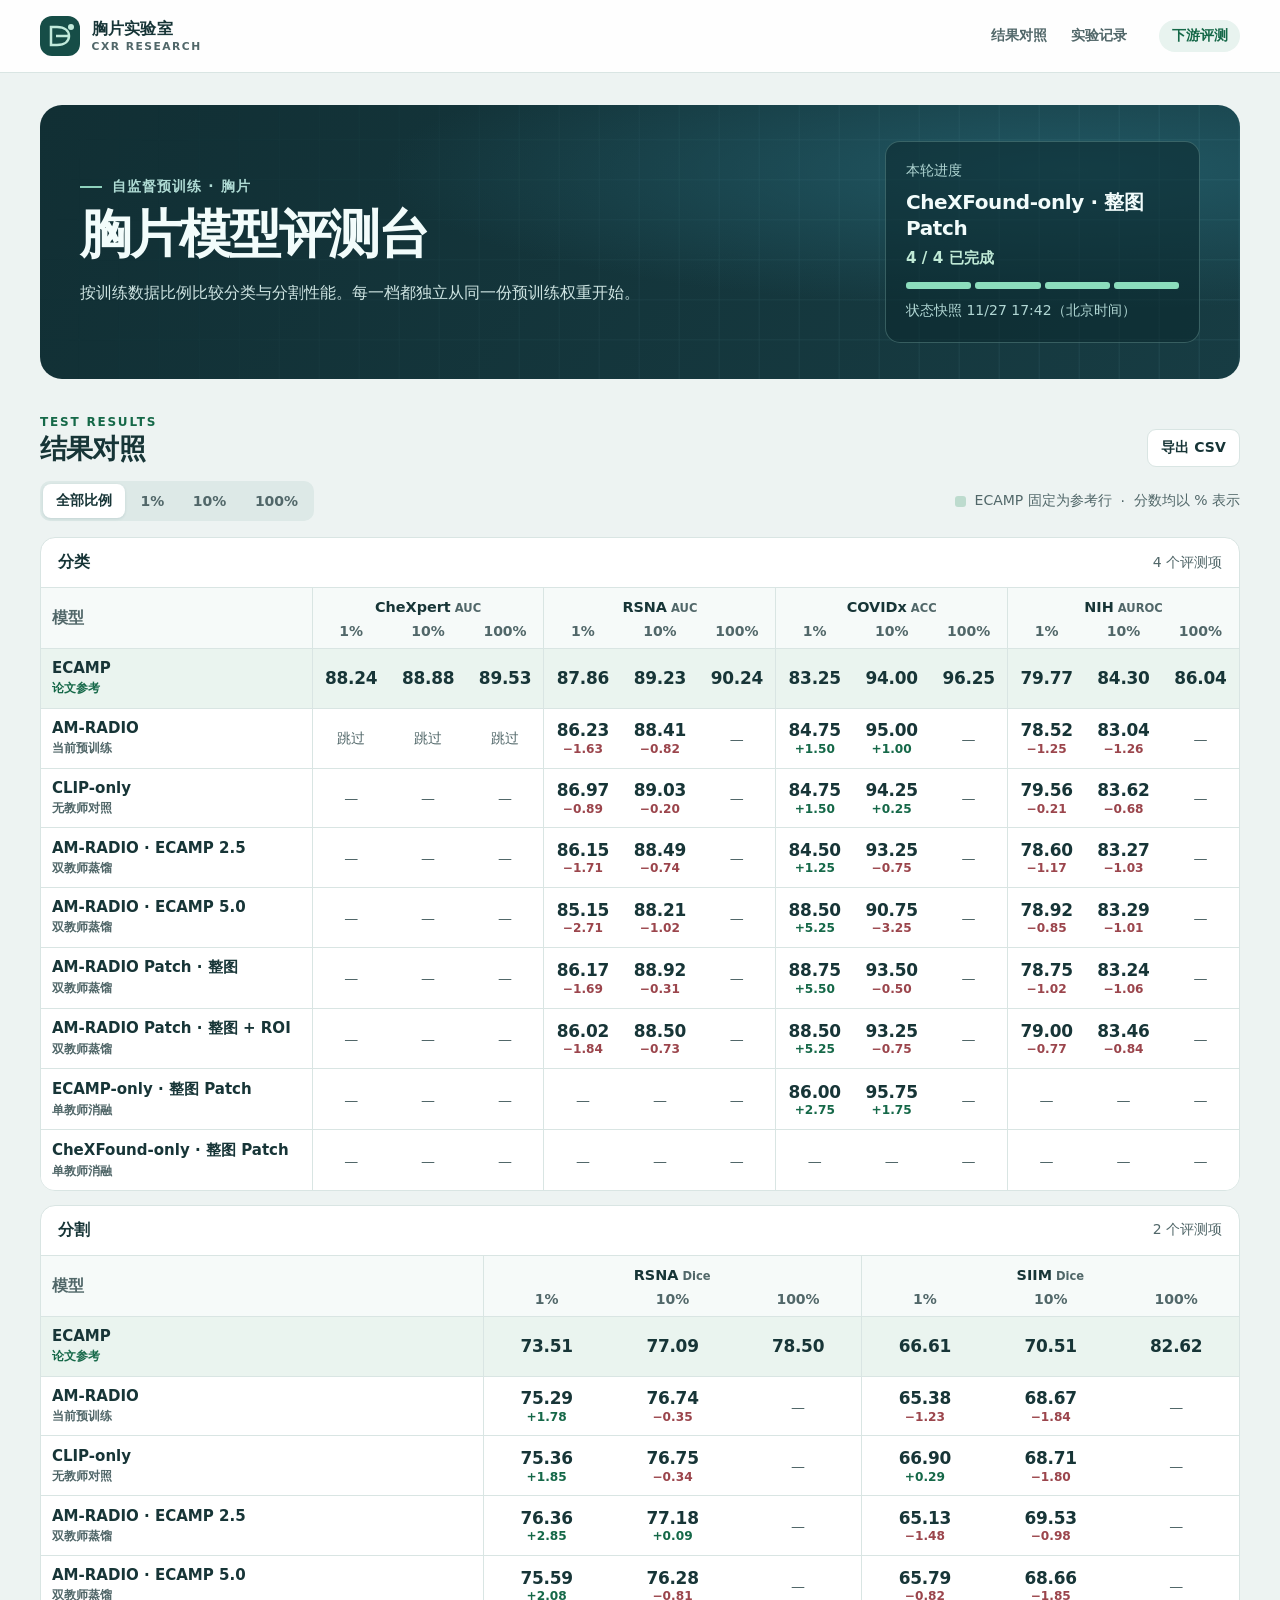
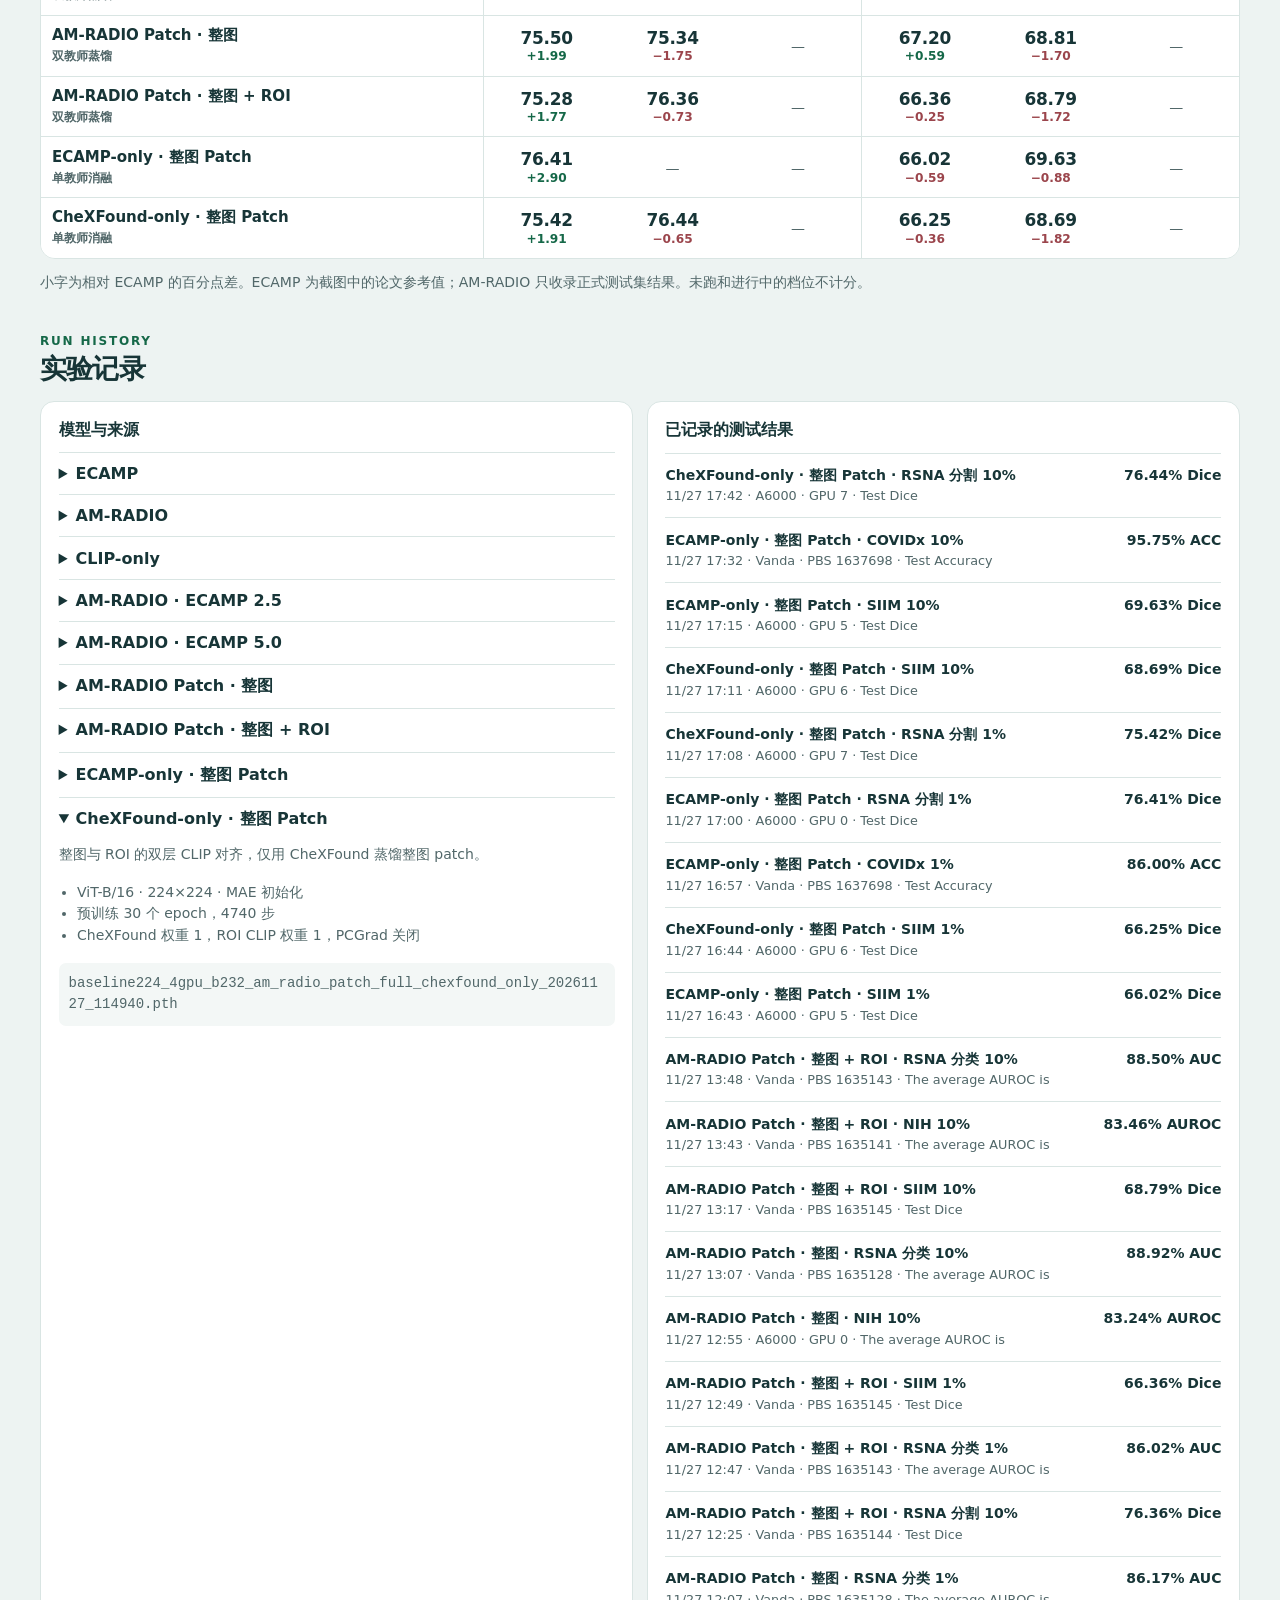
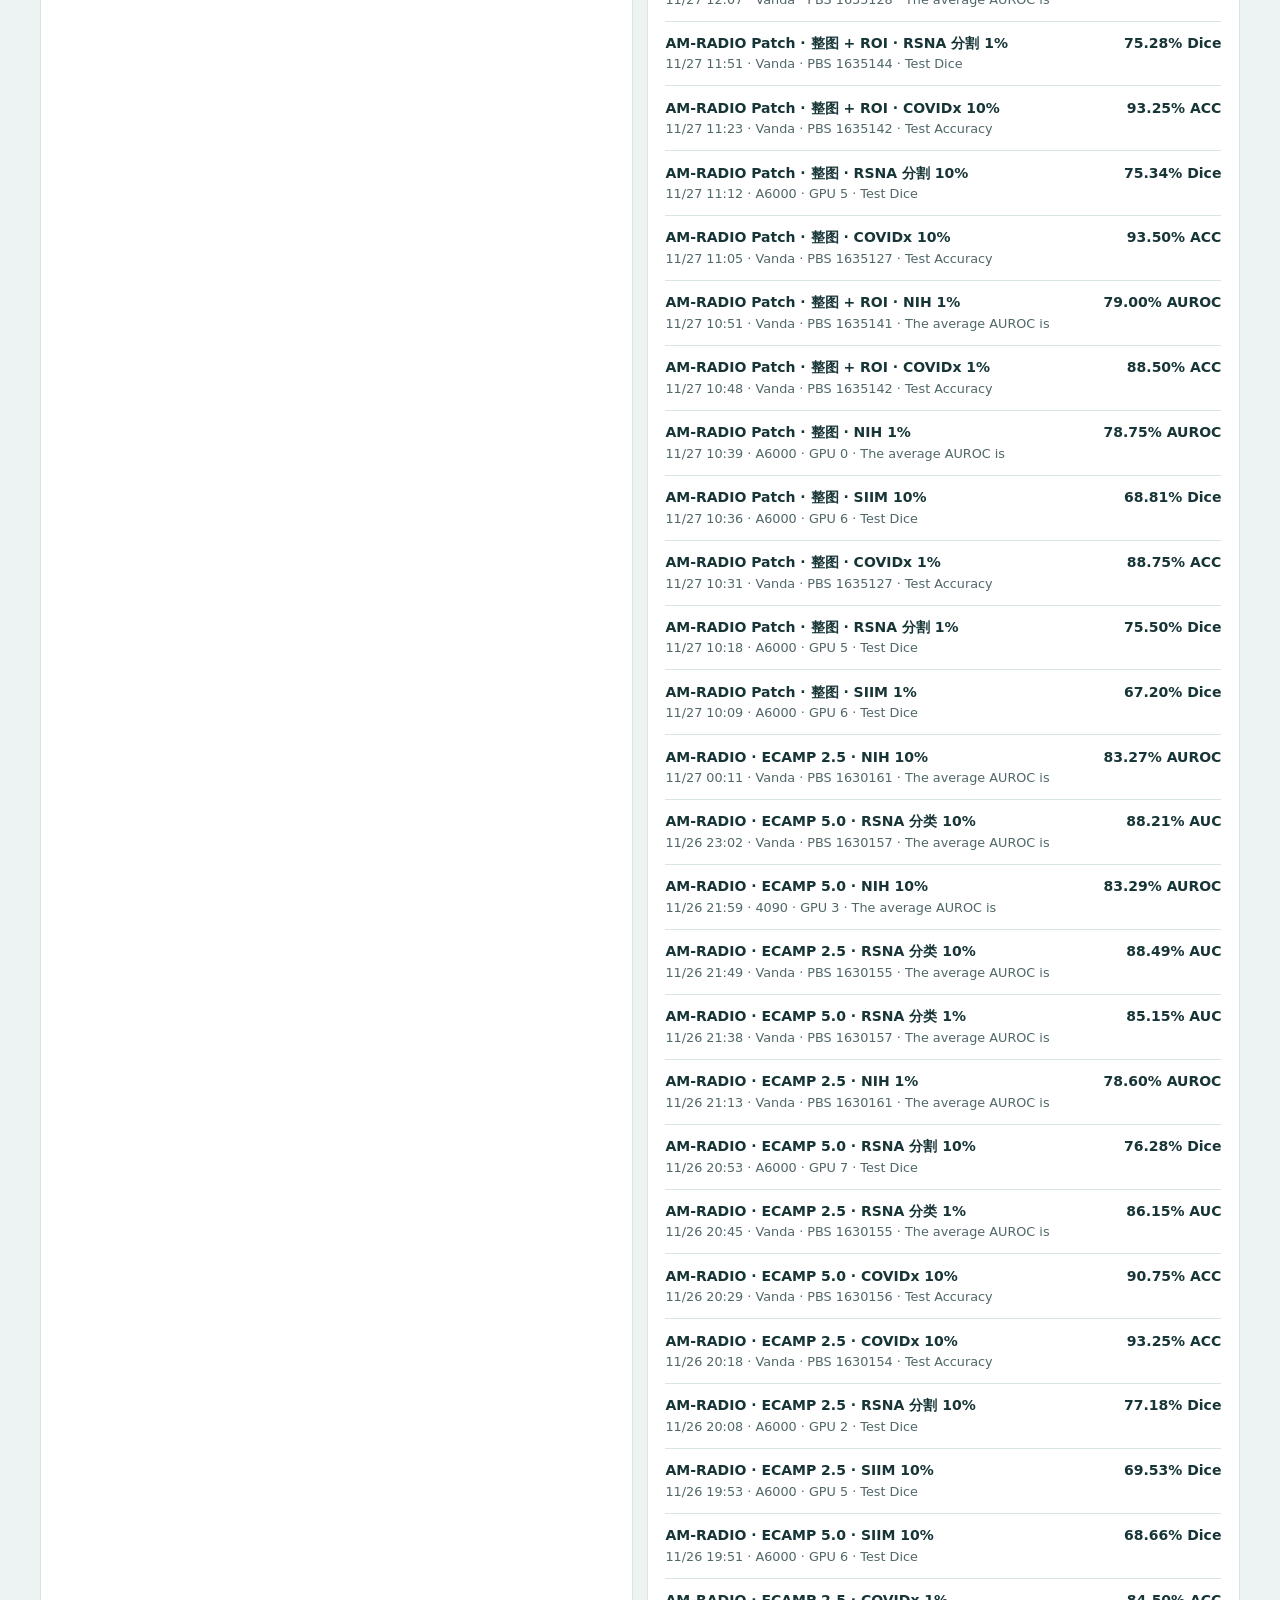
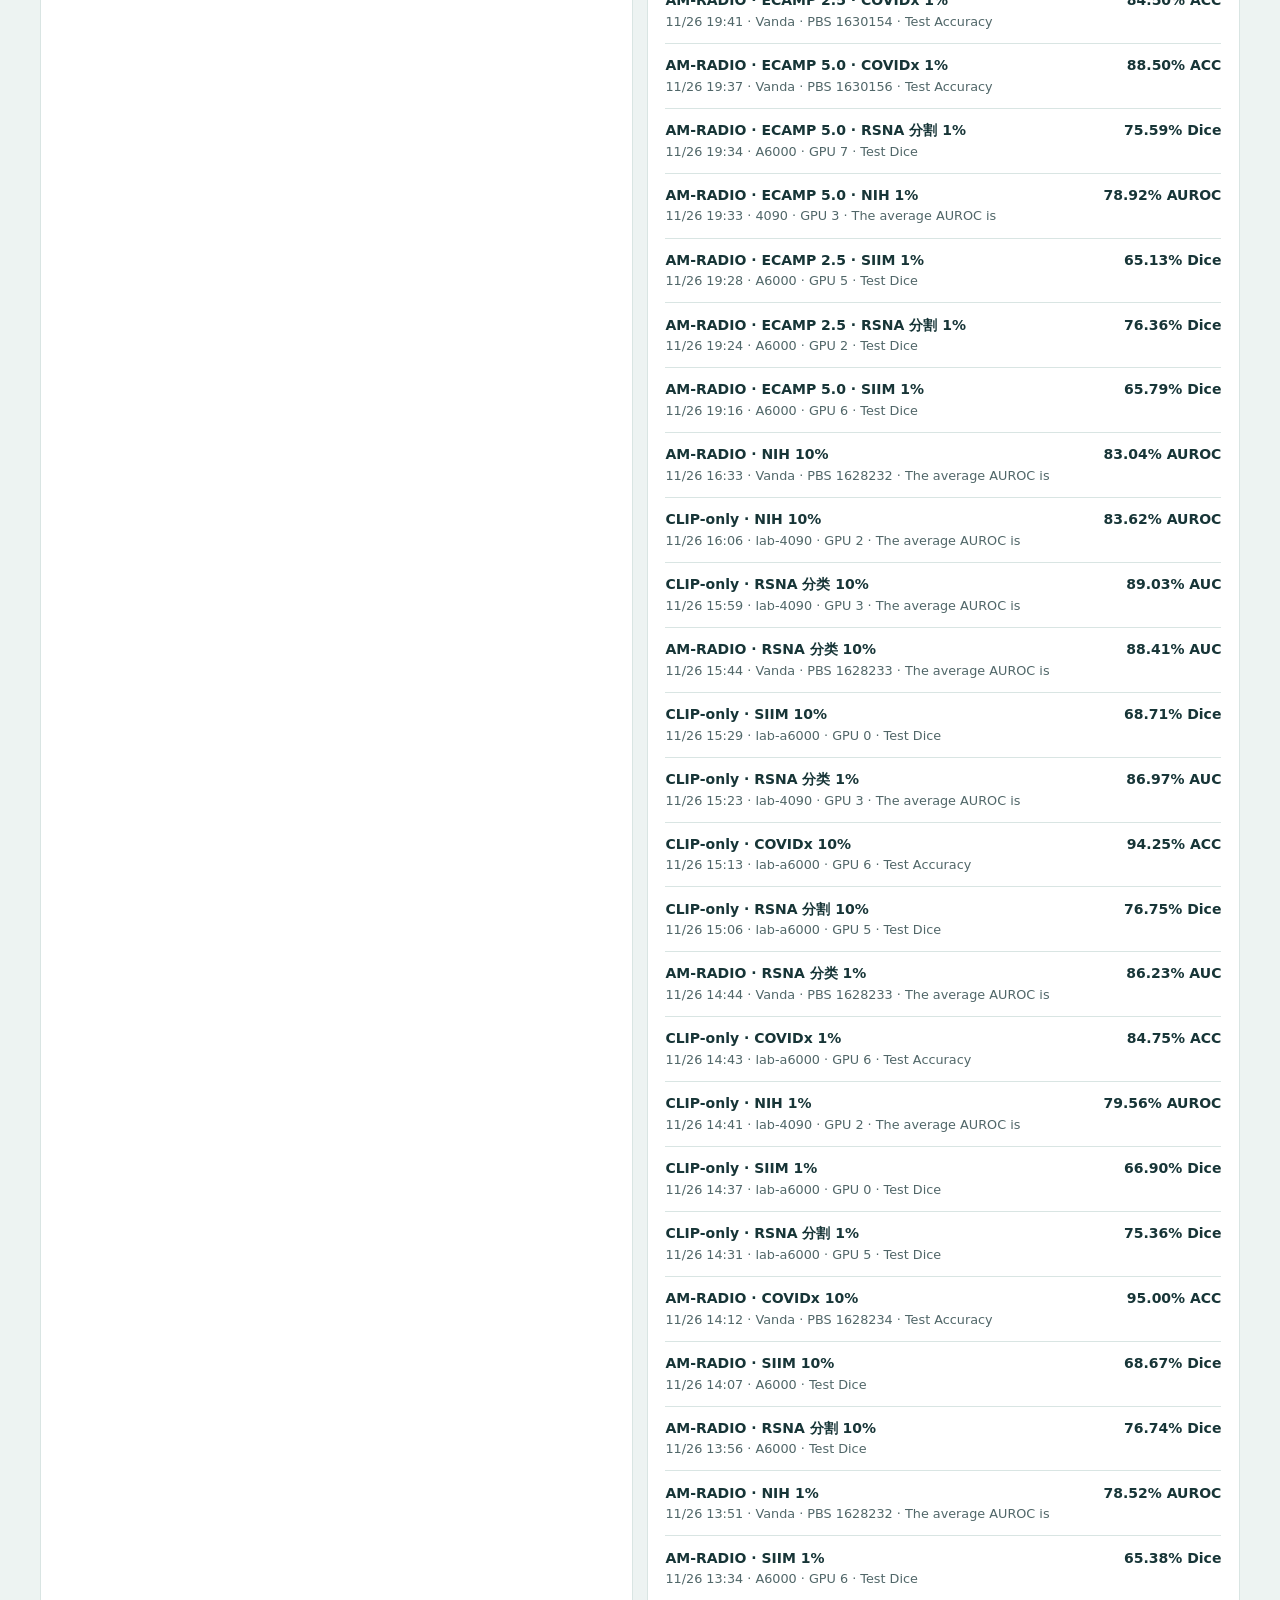
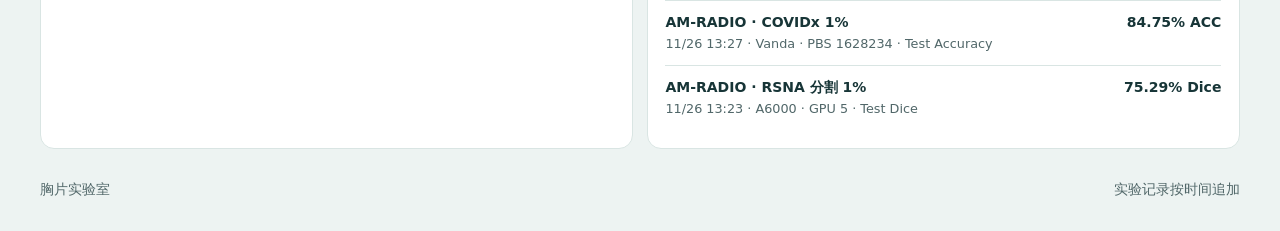
<file: docs/index.html>
<!doctype html>
<html lang="zh-CN">
<head>
  <meta charset="utf-8">
  <meta name="viewport" content="width=device-width, initial-scale=1">
  <meta name="description" content="胸片自监督预训练模型的下游结果与评测记录。">
  <title>胸片模型评测台</title>
  <style>:root {
  color-scheme: light;
  --page: #edf3f2;
  --surface: #fff;
  --ink: #173537;
  --muted: #516769;
  --line: #d9e5e3;
  --tint: #e8f3ef;
  --green: #156848;
  --blue: #315d79;
  --negative: #9b454c;
  font-family: system-ui, -apple-system, BlinkMacSystemFont, "PingFang SC", "Microsoft YaHei", sans-serif;
}
*, *::before, *::after { box-sizing: border-box; }
body { margin: 0; color: var(--ink); background: var(--page); font-size: 1rem; }
button, a { -webkit-tap-highlight-color: transparent; }
a { color: inherit; text-decoration: none; }
button { font: inherit; cursor: pointer; }
:focus-visible { outline: 3px solid #317ba3; outline-offset: 3px; }
.shell { max-width: 1320px; width: calc(100% - 5rem); margin-inline: auto; }
.masthead { background: rgba(255,255,255,.96); border-bottom: 1px solid var(--line); }
.mast-inner { min-height: 72px; display: flex; align-items: center; gap: 2rem; }
.brand { display: flex; gap: .72rem; align-items: center; font-weight: 750; letter-spacing: .02em; white-space: nowrap; }
.brand small { display: block; font-size: .67rem; line-height: 1.3; letter-spacing: .14em; color: var(--muted); }
.mark { color: #c1eadb; background: #164d47; width: 40px; height: 40px; border-radius: 12px; }
.mark svg { width: 100%; height: 100%; }
nav { display: flex; align-items: center; gap: 1.5rem; margin-left: auto; font-size: .875rem; }
nav a { color: var(--muted); font-weight: 650; }
nav a:hover { color: var(--green); text-decoration: underline; }
.mast-label { background: var(--tint); color: var(--green); border-radius: 50px; padding: .45rem .78rem; font-size: .875rem; font-weight: 700; }
.hero {
  margin: 2rem 0 2.25rem; min-height: 238px; border-radius: 22px; padding: 2.25rem 2.5rem;
  background: radial-gradient(ellipse at 86% 24%, #215864 0, transparent 47%), linear-gradient(125deg, #112f34, #173c43);
  color: #f2fcfb; display: grid; grid-template-columns: minmax(0,1fr) minmax(260px,315px); align-items: center; gap: 2rem;
  position: relative; isolation: isolate; overflow: hidden;
}
.hero::before { content: ""; position: absolute; z-index: -1; inset: 0; opacity: .22; background: repeating-linear-gradient(90deg, transparent 0 38px,#71b4bc66 39px 40px),repeating-linear-gradient(0deg,transparent 0 38px,#71b4bc66 39px 40px); mask-image: linear-gradient(110deg,transparent,black); }
.eyebrow { display: flex; align-items: center; gap: .6rem; font-size: .875rem; letter-spacing: .08em; font-weight: 680; color: #afdbd4; }
.eyebrow span { width: 22px; height: 2px; background: #8fd2bd; }
h1 { font-size: clamp(2.2rem, 4.1vw, 3.65rem); line-height: 1.12; letter-spacing: -.045em; margin: .6rem 0 .9rem; }
.hero p { color: #cee4e2; max-width: 40rem; margin: 0; line-height: 1.7; }
.focus { border: 1px solid #84b9b457; background: #0b292f91; padding: 1.15rem 1.25rem; border-radius: 15px; }
.focus-label, #last-updated { color: #b1d7d4; font-size: .875rem; }
.focus-main { display: flex; flex-wrap: wrap; align-items: baseline; gap: .5rem 1rem; justify-content: space-between; margin: .55rem 0 .8rem; }
.focus-main strong { font-size: 1.25rem; letter-spacing: -.02em; }
#progress-count { font-size: .95rem; font-weight: 700; font-variant-numeric: tabular-nums; color: #c0ead6; }
.progress { height: 7px; display: flex; gap: 4px; margin-bottom: .65rem; }
.progress span { flex: 1; background: #799a9e58; border-radius: 3px; }
.progress .done { background: #8cddbd; }
.progress .running { background: #64a7b9; }
.section-top { display: flex; align-items: flex-end; justify-content: space-between; gap: 1rem; margin-bottom: .9rem; }
.kicker { font-size: .75rem; letter-spacing: .15em; color: var(--green); font-weight: 750; }
h2 { margin: .15rem 0 0; font-size: 1.7rem; letter-spacing: -.03em; }
.export { background: var(--surface); border: 1px solid var(--line); border-radius: 9px; padding: .55rem .83rem; color: var(--ink); font-weight: 700; font-size: .875rem; }
.export:hover { background: var(--tint); }
.toolbar { display: flex; justify-content: space-between; align-items: center; flex-wrap: wrap; gap: .75rem; margin: .7rem 0 1rem; }
.filters { display: flex; gap: 3px; border-radius: 10px; background: #dde9e7; padding: 3px; }
.filters button { border: 0; background: transparent; padding: .48rem .8rem; min-width: 48px; border-radius: 8px; font-size: .875rem; color: var(--muted); font-weight: 680; }
.filters button[aria-pressed="true"] { background: white; box-shadow: 0 1px 3px #1a535b24; color: var(--ink); }
.legend { color: var(--muted); font-size: .875rem; display: inline-flex; gap: .55rem; align-items: center; flex-wrap: wrap; }
.legend i { width: 11px; height: 11px; display: inline-block; background: #bddbce; border-radius: 3px; }
.card { background: var(--surface); border: 1px solid var(--line); border-radius: 15px; margin: .85rem 0; overflow: hidden; }
.card-heading { padding: .9rem 1.05rem; display: flex; justify-content: space-between; align-items: center; gap: .5rem; border-bottom: 1px solid var(--line); }
h3 { font-size: 1rem; margin: 0; }
.card-heading span { color: var(--muted); font-size: .875rem; }
.table-wrap { overflow: auto; }
table { width: 100%; border-collapse: separate; border-spacing: 0; text-align: center; min-width: max-content; }
th, td { padding: .65rem .68rem; }
thead th { color: var(--muted); background: #f6faf9; font-weight: 680; }
thead .dataset { color: var(--ink); font-size: .9rem; white-space: nowrap; padding-block: .66rem .33rem; }
.dataset small { font-size: .72rem; margin-left: .25rem; color: var(--muted); font-weight: 650; }
thead .ratio { padding-top: .18rem; padding-bottom: .55rem; font-size: .875rem; }
.boundary { border-left: 1px solid var(--line); }
.model-col { text-align: left; min-width: 145px; position: sticky; left: 0; z-index: 1; box-shadow: 1px 0 0 var(--line); }
tbody th, tbody td { background: var(--surface); border-top: 1px solid var(--line); }
tbody .reference th, tbody .reference td { background: #eaf4ef; }
.model-name { font-size: .94rem; font-weight: 760; display: block; white-space: nowrap; }
.model-mark { color: var(--muted); font-size: .75rem; font-weight: 620; white-space: nowrap; }
.reference .model-mark { color: var(--green); }
.numeric { font-variant-numeric: tabular-nums; }
.numeric strong { display: block; font-size: 1.06rem; letter-spacing: -.015em; }
.reference .numeric strong { font-weight: 680; }
.change { display: block; font-size: .76rem; font-weight: 700; margin-top: .1rem; }
.up { color: var(--green); }
.down { color: var(--negative); }
.state { white-space: nowrap; color: var(--muted); font-size: .875rem; font-weight: 520; }
.state.running { color: var(--blue); font-weight: 680; }
.state.failed { color: var(--negative); }
.footnote { color: var(--muted); font-size: .875rem; margin: .85rem 0 2.5rem; line-height: 1.55; }
.timeline-grid { display: grid; grid-template-columns: 1fr 1fr; gap: .85rem; }
.panel { min-width: 0; background: var(--surface); border: 1px solid var(--line); border-radius: 14px; padding: 1.1rem; }
.panel details { border-top: 1px solid var(--line); margin-top: .7rem; padding-top: .7rem; }
.panel summary { cursor: pointer; font-weight: 730; }
.panel p, .panel li { color: var(--muted); font-size: .875rem; line-height: 1.55; }
.panel ul { padding-left: 1.15rem; }
.checkpoint { font-family: ui-monospace, monospace; overflow-wrap: anywhere; background: #f3f7f6; padding: .62rem; border-radius: 7px; }
#timeline { padding: 0; margin: .75rem 0 0; list-style: none; }
#timeline li { border-top: 1px solid var(--line); padding: .7rem 0; display: grid; grid-template-columns: 1fr auto; column-gap: .55rem; }
#timeline li strong { color: var(--ink); }
#timeline li small { grid-column: 1 / -1; color: var(--muted); font-size: .8rem; }
.site-foot { padding: 2rem 0; display: flex; justify-content: space-between; gap: 1rem; color: var(--muted); font-size: .875rem; }
@media (max-width: 820px) {
  .shell { width: calc(100% - 2rem); }
  .hero { grid-template-columns: 1fr; gap: 1.15rem; padding: 1.6rem; }
  .focus { max-width: 480px; }
}
@media (max-width: 520px) {
  .mast-inner { min-height: 62px; gap: .7rem; }
  nav { gap: .66rem; }
  .mast-label { display: none; }
  .hero { margin-top: 1.1rem; padding: 1.35rem; border-radius: 16px; }
  .hero h1 { font-size: 2.15rem; }
  .timeline-grid { grid-template-columns: 1fr; }
  .model-col { min-width: 115px; }
  th, td { padding-inline: .52rem; }
}
</style>
</head>
<body>
  <header class="masthead">
    <div class="shell mast-inner">
      <a href="#top" class="brand">
        <span class="mark" aria-hidden="true"><svg viewBox="0 0 40 40" fill="none"><path d="M11 29V11h6c8 0 12 4 12 9s-4 9-12 9h-6Z" stroke="currentColor" stroke-width="2.5"/><path d="M16 20h12" stroke="currentColor" stroke-width="2.5"/><circle cx="31" cy="11" r="3" fill="currentColor"/></svg></span>
        <span>胸片实验室<small>CXR RESEARCH</small></span>
      </a>
      <nav aria-label="页内导航"><a href="#results">结果对照</a><a href="#history">实验记录</a></nav>
      <span class="mast-label">下游评测</span>
    </div>
  </header>
  <main class="shell" id="top">
    <section class="hero" aria-labelledby="title">
      <div class="hero-content">
        <div class="eyebrow"><span></span> 自监督预训练 · 胸片</div>
        <h1 id="title">胸片模型评测台</h1>
        <p>按训练数据比例比较分类与分割性能。每一档都独立从同一份预训练权重开始。</p>
      </div>
      <aside class="focus" aria-label="当前模型评测进度">
        <span class="focus-label">本轮进度</span>
        <div class="focus-main"><strong id="current-name">—</strong><span id="progress-count">—</span></div>
        <div id="progress-bar" class="progress" aria-hidden="true"></div>
        <p id="last-updated">正在读取记录</p>
      </aside>
    </section>
    <section id="results" aria-labelledby="results-title">
      <div class="section-top">
        <div><div class="kicker">TEST RESULTS</div><h2 id="results-title">结果对照</h2></div>
        <button type="button" class="export" id="export">导出 CSV</button>
      </div>
      <div class="toolbar">
        <div class="filters" role="group" aria-label="训练数据比例">
          <button type="button" data-ratio="all" aria-pressed="true">全部比例</button>
          <button type="button" data-ratio="1" aria-pressed="false">1%</button>
          <button type="button" data-ratio="10" aria-pressed="false">10%</button>
          <button type="button" data-ratio="100" aria-pressed="false">100%</button>
        </div>
        <span class="legend"><i></i> ECAMP 固定为参考行 <span>·</span> 分数均以 % 表示</span>
      </div>
      <div id="boards"></div>
      <p class="footnote">小字为相对 ECAMP 的百分点差。ECAMP 为截图中的论文参考值；AM-RADIO 只收录正式测试集结果。未跑和进行中的档位不计分。</p>
    </section>
    <section id="history" aria-labelledby="history-title">
      <div class="section-top"><div><div class="kicker">RUN HISTORY</div><h2 id="history-title">实验记录</h2></div></div>
      <div class="timeline-grid">
        <div id="model-details" class="panel"></div>
        <div class="panel"><h3>已记录的测试结果</h3><ol id="timeline"></ol></div>
      </div>
    </section>
  </main>
  <footer class="shell site-foot"><span>胸片实验室</span><span>实验记录按时间追加</span></footer>
  <script type="application/json" id="benchmark-data">[{"kind":"model","id":"ecamp","name":"ECAMP","label":"论文参考","reference":true,"description":"用户提供的 ECAMP 分类和分割对照表","details":["来源：用户提供的论文表格截图","按截图列出 1%、10% 和 100%，保留原指标口径"]},{"kind":"reference","model":"ecamp","scores":{"chexpert":[88.24,88.88,89.53],"rsna_cls":[87.86,89.23,90.24],"covidx":[83.25,94.0,96.25],"nih":[79.77,84.3,86.04],"rsna_seg":[73.51,77.09,78.5],"siim":[66.61,70.51,82.62]}},{"kind":"model","id":"am-radio","name":"AM-RADIO","label":"当前预训练","description":"双层 CLIP 对齐 · ECAMP 与 CheXFound 双教师蒸馏","details":["ViT-B/16 · 224×224 · MAE 初始化","预训练 30 个 epoch，4740 步","各比例独立加载同一份 AM-RADIO 预训练权重"],"checkpoint":"baseline224_4gpu_b232_am_radio_recompute_20261125_180947.pth"},{"kind":"eval","model":"am-radio","task":"nih","ratio":1,"status":"running","at":"2026-11-26T13:36:10+08:00","source":"Vanda · PBS 1628232"},{"kind":"eval","model":"am-radio","task":"nih","ratio":10,"status":"waiting","at":"2026-11-26T13:36:10+08:00","source":"Vanda · PBS 1628232"},{"kind":"eval","model":"am-radio","task":"rsna_cls","ratio":1,"status":"running","at":"2026-11-26T13:36:10+08:00","source":"Vanda · PBS 1628233"},{"kind":"eval","model":"am-radio","task":"rsna_cls","ratio":10,"status":"waiting","at":"2026-11-26T13:36:10+08:00","source":"Vanda · PBS 1628233"},{"kind":"eval","model":"am-radio","task":"covidx","ratio":1,"status":"done","score":84.75,"at":"2026-11-26T13:27:21+08:00","source":"Vanda · PBS 1628234 · Test Accuracy"},{"kind":"eval","model":"am-radio","task":"covidx","ratio":10,"status":"running","at":"2026-11-26T13:36:10+08:00","source":"Vanda · PBS 1628234"},{"kind":"eval","model":"am-radio","task":"rsna_seg","ratio":1,"status":"done","score":75.291,"at":"2026-11-26T13:23:55+08:00","source":"A6000 · GPU 5 · Test Dice"},{"kind":"eval","model":"am-radio","task":"rsna_seg","ratio":10,"status":"running","at":"2026-11-26T13:36:02+08:00","source":"A6000 · GPU 5"},{"kind":"eval","model":"am-radio","task":"siim","ratio":1,"status":"done","score":65.382,"at":"2026-11-26T13:34:59+08:00","source":"A6000 · GPU 6 · Test Dice"},{"kind":"eval","model":"am-radio","task":"siim","ratio":10,"status":"running","at":"2026-11-26T13:36:02+08:00","source":"A6000 · GPU 6"},{"kind":"eval","model":"am-radio","task":"rsna_seg","ratio":10,"status":"done","score":76.736,"at":"2026-11-26T13:56:18+08:00","source":"A6000 · Test Dice","run":"20261126_132359_027293_baseline224_4gpu_b232_am_radio_recompute_20261125_180947"},{"kind":"eval","model":"am-radio","task":"siim","ratio":10,"status":"done","score":68.671,"at":"2026-11-26T14:07:49+08:00","source":"A6000 · Test Dice","run":"20261126_133502_033445_baseline224_4gpu_b232_am_radio_recompute_20261125_180947"},{"kind":"eval","model":"am-radio","task":"nih","ratio":1,"status":"done","score":78.522,"at":"2026-11-26T13:51:23+08:00","source":"Vanda · PBS 1628232 · The average AUROC is","run":"20261126_125512_706777_baseline224_4gpu_b232_am_radio_recompute_20261125_180947"},{"kind":"eval","model":"am-radio","task":"rsna_cls","ratio":1,"status":"done","score":86.234,"at":"2026-11-26T14:44:53+08:00","source":"Vanda · PBS 1628233 · The average AUROC is","run":"20261126_125524_010493_baseline224_4gpu_b232_am_radio_recompute_20261125_180947"},{"kind":"eval","model":"am-radio","task":"covidx","ratio":10,"status":"done","score":95.0,"at":"2026-11-26T14:12:46+08:00","source":"Vanda · PBS 1628234 · Test Accuracy","run":"20261126_132730_162085_baseline224_4gpu_b232_am_radio_recompute_20261125_180947"},{"kind":"model","id":"clip-only-b232","name":"CLIP-only","label":"无教师对照","description":"整图与 ROI 的双层 CLIP 对齐，无教师蒸馏","details":["ViT-B/16 · 224×224 · MAE 初始化","预训练 30 个 epoch，4740 步"],"checkpoint":"baseline224_4gpu_b232_clip_only_20261125_234146.pth"},{"kind":"eval","model":"clip-only-b232","task":"nih","ratio":1,"status":"done","score":79.555,"at":"2026-11-26T14:41:42+08:00","source":"lab-4090 · GPU 2 · The average AUROC is","run":"20261126_140713_861401_baseline224_4gpu_b232_clip_only_20261125_234146"},{"kind":"eval","model":"clip-only-b232","task":"covidx","ratio":1,"status":"done","score":84.75,"at":"2026-11-26T14:43:10+08:00","source":"lab-a6000 · GPU 6 · Test Accuracy","run":"20261126_140934_438066_baseline224_4gpu_b232_clip_only_20261125_234146"},{"kind":"eval","model":"clip-only-b232","task":"rsna_seg","ratio":1,"status":"done","score":75.357,"at":"2026-11-26T14:31:07+08:00","source":"lab-a6000 · GPU 5 · Test Dice","run":"20261126_140720_927001_baseline224_4gpu_b232_clip_only_20261125_234146"},{"kind":"eval","model":"clip-only-b232","task":"rsna_seg","ratio":10,"status":"done","score":76.751,"at":"2026-11-26T15:06:47+08:00","source":"lab-a6000 · GPU 5 · Test Dice","run":"20261126_143110_733138_baseline224_4gpu_b232_clip_only_20261125_234146"},{"kind":"eval","model":"clip-only-b232","task":"siim","ratio":1,"status":"done","score":66.898,"at":"2026-11-26T14:37:39+08:00","source":"lab-a6000 · GPU 0 · Test Dice","run":"20261126_140724_269313_baseline224_4gpu_b232_clip_only_20261125_234146"},{"kind":"eval","model":"clip-only-b232","task":"rsna_cls","ratio":1,"status":"done","score":86.967,"at":"2026-11-26T15:23:00+08:00","source":"lab-4090 · GPU 3 · The average AUROC is","run":"20261126_140716_735300_baseline224_4gpu_b232_clip_only_20261125_234146"},{"kind":"eval","model":"clip-only-b232","task":"covidx","ratio":10,"status":"done","score":94.25,"at":"2026-11-26T15:13:05+08:00","source":"lab-a6000 · GPU 6 · Test Accuracy","run":"20261126_144312_961524_baseline224_4gpu_b232_clip_only_20261125_234146"},{"kind":"eval","model":"clip-only-b232","task":"siim","ratio":10,"status":"done","score":68.709,"at":"2026-11-26T15:29:14+08:00","source":"lab-a6000 · GPU 0 · Test Dice","run":"20261126_143742_066297_baseline224_4gpu_b232_clip_only_20261125_234146"},{"kind":"eval","model":"am-radio","task":"nih","ratio":10,"status":"done","score":83.037,"at":"2026-11-26T16:33:04+08:00","source":"Vanda · PBS 1628232 · The average AUROC is","run":"20261126_135129_051878_baseline224_4gpu_b232_am_radio_recompute_20261125_180947"},{"kind":"eval","model":"am-radio","task":"rsna_cls","ratio":10,"status":"done","score":88.411,"at":"2026-11-26T15:44:06+08:00","source":"Vanda · PBS 1628233 · The average AUROC is","run":"20261126_144459_154860_baseline224_4gpu_b232_am_radio_recompute_20261125_180947"},{"kind":"eval","model":"clip-only-b232","task":"nih","ratio":10,"status":"done","score":83.618,"at":"2026-11-26T16:06:17+08:00","source":"lab-4090 · GPU 2 · The average AUROC is","run":"20261126_144147_423337_baseline224_4gpu_b232_clip_only_20261125_234146"},{"kind":"eval","model":"clip-only-b232","task":"rsna_cls","ratio":10,"status":"done","score":89.034,"at":"2026-11-26T15:59:01+08:00","source":"lab-4090 · GPU 3 · The average AUROC is","run":"20261126_152303_296616_baseline224_4gpu_b232_clip_only_20261125_234146"},{"kind":"model","id":"am-radio-ecamp-2p5","name":"AM-RADIO · ECAMP 2.5","label":"双教师蒸馏","description":"整图与 ROI 的双层 CLIP 对齐，使用 ECAMP 和 CheXFound 双教师蒸馏","details":["ViT-B/16 · 224×224 · MAE 初始化","预训练 30 个 epoch，4740 步","ECAMP 权重 2.5，CheXFound 和 ROI 权重均为 1，PCGrad 关闭"],"checkpoint":"baseline224_4gpu_b232_am_radio_ecamp2p5_20261126_143501.pth"},{"kind":"eval","model":"am-radio-ecamp-2p5","task":"rsna_seg","ratio":1,"status":"done","score":76.363,"at":"2026-11-26T19:24:50+08:00","source":"A6000 · GPU 2 · Test Dice","run":"20261126_185528_342986_baseline224_4gpu_b232_am_radio_ecamp2p5_20261126_143501"},{"kind":"eval","model":"am-radio-ecamp-2p5","task":"rsna_seg","ratio":10,"status":"done","score":77.183,"at":"2026-11-26T20:08:09+08:00","source":"A6000 · GPU 2 · Test Dice","run":"20261126_192454_104328_baseline224_4gpu_b232_am_radio_ecamp2p5_20261126_143501"},{"kind":"eval","model":"am-radio-ecamp-2p5","task":"siim","ratio":1,"status":"done","score":65.13,"at":"2026-11-26T19:28:25+08:00","source":"A6000 · GPU 5 · Test Dice","run":"20261126_185523_547551_baseline224_4gpu_b232_am_radio_ecamp2p5_20261126_143501"},{"kind":"eval","model":"am-radio-ecamp-2p5","task":"siim","ratio":10,"status":"done","score":69.529,"at":"2026-11-26T19:53:56+08:00","source":"A6000 · GPU 5 · Test Dice","run":"20261126_192827_488879_baseline224_4gpu_b232_am_radio_ecamp2p5_20261126_143501"},{"kind":"eval","model":"am-radio-ecamp-2p5","task":"covidx","ratio":1,"status":"done","score":84.5,"at":"2026-11-26T19:41:38+08:00","source":"Vanda · PBS 1630154 · Test Accuracy","run":"20261126_185920_213405_baseline224_4gpu_b232_am_radio_ecamp2p5_20261126_143501"},{"kind":"model","id":"am-radio-ecamp-5","name":"AM-RADIO · ECAMP 5.0","label":"双教师蒸馏","description":"整图与 ROI 的双层 CLIP 对齐，使用 ECAMP 和 CheXFound 双教师蒸馏","details":["ViT-B/16 · 224×224 · MAE 初始化","预训练 30 个 epoch，4740 步","ECAMP 权重 5.0，CheXFound 和 ROI 权重均为 1，PCGrad 关闭"],"checkpoint":"baseline224_4gpu_b232_am_radio_ecamp5_20261126_143501.pth"},{"kind":"eval","model":"am-radio-ecamp-5","task":"nih","ratio":1,"status":"done","score":78.923,"at":"2026-11-26T19:33:44+08:00","source":"4090 · GPU 3 · The average AUROC is","run":"20261126_185644_142362_baseline224_4gpu_b232_am_radio_ecamp5_20261126_143501"},{"kind":"eval","model":"am-radio-ecamp-5","task":"rsna_seg","ratio":1,"status":"done","score":75.594,"at":"2026-11-26T19:34:43+08:00","source":"A6000 · GPU 7 · Test Dice","run":"20261126_185528_018071_baseline224_4gpu_b232_am_radio_ecamp5_20261126_143501"},{"kind":"eval","model":"am-radio-ecamp-5","task":"siim","ratio":1,"status":"done","score":65.793,"at":"2026-11-26T19:16:56+08:00","source":"A6000 · GPU 6 · Test Dice","run":"20261126_185523_496817_baseline224_4gpu_b232_am_radio_ecamp5_20261126_143501"},{"kind":"eval","model":"am-radio-ecamp-5","task":"siim","ratio":10,"status":"done","score":68.663,"at":"2026-11-26T19:51:23+08:00","source":"A6000 · GPU 6 · Test Dice","run":"20261126_191658_817369_baseline224_4gpu_b232_am_radio_ecamp5_20261126_143501"},{"kind":"eval","model":"am-radio-ecamp-5","task":"covidx","ratio":1,"status":"done","score":88.5,"at":"2026-11-26T19:37:12+08:00","source":"Vanda · PBS 1630156 · Test Accuracy","run":"20261126_185920_359998_baseline224_4gpu_b232_am_radio_ecamp5_20261126_143501"},{"kind":"eval","model":"am-radio-ecamp-2p5","task":"covidx","ratio":10,"status":"done","score":93.25,"at":"2026-11-26T20:18:30+08:00","source":"Vanda · PBS 1630154 · Test Accuracy","run":"20261126_194143_177547_baseline224_4gpu_b232_am_radio_ecamp2p5_20261126_143501"},{"kind":"eval","model":"am-radio-ecamp-2p5","task":"rsna_cls","ratio":1,"status":"done","score":86.153,"at":"2026-11-26T20:45:57+08:00","source":"Vanda · PBS 1630155 · The average AUROC is","run":"20261126_185920_357227_baseline224_4gpu_b232_am_radio_ecamp2p5_20261126_143501"},{"kind":"eval","model":"am-radio-ecamp-5","task":"rsna_seg","ratio":10,"status":"done","score":76.28,"at":"2026-11-26T20:53:20+08:00","source":"A6000 · GPU 7 · Test Dice","run":"20261126_193447_121449_baseline224_4gpu_b232_am_radio_ecamp5_20261126_143501"},{"kind":"eval","model":"am-radio-ecamp-5","task":"covidx","ratio":10,"status":"done","score":90.75,"at":"2026-11-26T20:29:30+08:00","source":"Vanda · PBS 1630156 · Test Accuracy","run":"20261126_193717_560633_baseline224_4gpu_b232_am_radio_ecamp5_20261126_143501"},{"kind":"model","id":"am-radio-patch-full","name":"AM-RADIO Patch · 整图","label":"双教师蒸馏","description":"双层 CLIP 对齐与 AM-RADIO patch 蒸馏","details":["ViT-B/16 · 224×224 · MAE 初始化","预训练 30 个 epoch，4740 步","蒸馏视图：整图；ECAMP / CheXFound 1 / 1；无教师 CLS 蒸馏"],"checkpoint":"baseline224_4gpu_b232_am_radio_patch_only_full_20261126_211429.pth"},{"kind":"eval","model":"am-radio-patch-full","task":"nih","ratio":1,"status":"done","score":78.747,"at":"2026-11-27T10:39:03+08:00","source":"A6000 · GPU 0 · The average AUROC is","run":"20261127_094526_174192_baseline224_4gpu_b232_am_radio_patch_only_full_20261126_211429"},{"kind":"eval","model":"am-radio-patch-full","task":"rsna_seg","ratio":1,"status":"done","score":75.501,"at":"2026-11-27T10:18:03+08:00","source":"A6000 · GPU 5 · Test Dice","run":"20261127_094511_675843_baseline224_4gpu_b232_am_radio_patch_only_full_20261126_211429"},{"kind":"eval","model":"am-radio-patch-full","task":"siim","ratio":1,"status":"done","score":67.198,"at":"2026-11-27T10:09:15+08:00","source":"A6000 · GPU 6 · Test Dice","run":"20261127_094507_029387_baseline224_4gpu_b232_am_radio_patch_only_full_20261126_211429"},{"kind":"eval","model":"am-radio-patch-full","task":"siim","ratio":10,"status":"done","score":68.805,"at":"2026-11-27T10:36:41+08:00","source":"A6000 · GPU 6 · Test Dice","run":"20261127_100917_715991_baseline224_4gpu_b232_am_radio_patch_only_full_20261126_211429"},{"kind":"eval","model":"am-radio-patch-full","task":"covidx","ratio":1,"status":"done","score":88.75,"at":"2026-11-27T10:31:31+08:00","source":"Vanda · PBS 1635127 · Test Accuracy","run":"20261127_095039_211464_baseline224_4gpu_b232_am_radio_patch_only_full_20261126_211429"},{"kind":"model","id":"am-radio-patch-both","name":"AM-RADIO Patch · 整图 + ROI","label":"双教师蒸馏","description":"双层 CLIP 对齐与 AM-RADIO patch 蒸馏","details":["ViT-B/16 · 224×224 · MAE 初始化","预训练 30 个 epoch，4740 步","蒸馏视图：整图 + ROI；ECAMP / CheXFound 1 / 1；无教师 CLS 蒸馏"],"checkpoint":"baseline224_4gpu_b232_am_radio_patch_only_both_20261126_211429.pth"},{"kind":"eval","model":"am-radio-patch-both","task":"covidx","ratio":1,"status":"done","score":88.5,"at":"2026-11-27T10:48:48+08:00","source":"Vanda · PBS 1635142 · Test Accuracy","run":"20261127_095431_111220_baseline224_4gpu_b232_am_radio_patch_only_both_20261126_211429"},{"kind":"eval","model":"am-radio-patch-both","task":"nih","ratio":1,"status":"done","score":78.998,"at":"2026-11-27T10:51:05+08:00","source":"Vanda · PBS 1635141 · The average AUROC is","run":"20261127_095426_942455_baseline224_4gpu_b232_am_radio_patch_only_both_20261126_211429"},{"kind":"eval","model":"am-radio-ecamp-2p5","task":"nih","ratio":1,"status":"done","score":78.596,"at":"2026-11-26T21:13:07+08:00","source":"Vanda · PBS 1630161 · The average AUROC is","run":"20261126_201842_254379_baseline224_4gpu_b232_am_radio_ecamp2p5_20261126_143501"},{"kind":"eval","model":"am-radio-ecamp-2p5","task":"nih","ratio":10,"status":"done","score":83.272,"at":"2026-11-27T00:11:56+08:00","source":"Vanda · PBS 1630161 · The average AUROC is","run":"20261126_211309_735174_baseline224_4gpu_b232_am_radio_ecamp2p5_20261126_143501"},{"kind":"eval","model":"am-radio-ecamp-2p5","task":"rsna_cls","ratio":10,"status":"done","score":88.487,"at":"2026-11-26T21:49:19+08:00","source":"Vanda · PBS 1630155 · The average AUROC is","run":"20261126_204559_142137_baseline224_4gpu_b232_am_radio_ecamp2p5_20261126_143501"},{"kind":"eval","model":"am-radio-ecamp-5","task":"nih","ratio":10,"status":"done","score":83.289,"at":"2026-11-26T21:59:20+08:00","source":"4090 · GPU 3 · The average AUROC is","run":"20261126_193349_376915_baseline224_4gpu_b232_am_radio_ecamp5_20261126_143501"},{"kind":"eval","model":"am-radio-ecamp-5","task":"rsna_cls","ratio":1,"status":"done","score":85.147,"at":"2026-11-26T21:38:47+08:00","source":"Vanda · PBS 1630157 · The average AUROC is","run":"20261126_185922_714165_baseline224_4gpu_b232_am_radio_ecamp5_20261126_143501"},{"kind":"eval","model":"am-radio-ecamp-5","task":"rsna_cls","ratio":10,"status":"done","score":88.21,"at":"2026-11-26T23:02:54+08:00","source":"Vanda · PBS 1630157 · The average AUROC is","run":"20261126_213900_085645_baseline224_4gpu_b232_am_radio_ecamp5_20261126_143501"},{"kind":"eval","model":"am-radio-patch-full","task":"rsna_seg","ratio":10,"status":"done","score":75.337,"at":"2026-11-27T11:12:41+08:00","source":"A6000 · GPU 5 · Test Dice","run":"20261127_101806_918701_baseline224_4gpu_b232_am_radio_patch_only_full_20261126_211429"},{"kind":"eval","model":"am-radio-patch-full","task":"covidx","ratio":10,"status":"done","score":93.5,"at":"2026-11-27T11:05:17+08:00","source":"Vanda · PBS 1635127 · Test Accuracy","run":"20261127_103139_362012_baseline224_4gpu_b232_am_radio_patch_only_full_20261126_211429"},{"kind":"eval","model":"am-radio-patch-both","task":"covidx","ratio":10,"status":"done","score":93.25,"at":"2026-11-27T11:23:10+08:00","source":"Vanda · PBS 1635142 · Test Accuracy","run":"20261127_104857_298281_baseline224_4gpu_b232_am_radio_patch_only_both_20261126_211429"},{"kind":"eval","model":"am-radio-patch-full","task":"rsna_cls","ratio":1,"status":"done","score":86.167,"at":"2026-11-27T12:07:46+08:00","source":"Vanda · PBS 1635128 · The average AUROC is","run":"20261127_095038_491407_baseline224_4gpu_b232_am_radio_patch_only_full_20261126_211429"},{"kind":"eval","model":"am-radio-patch-both","task":"rsna_seg","ratio":1,"status":"done","score":75.278,"at":"2026-11-27T11:51:19+08:00","source":"Vanda · PBS 1635144 · Test Dice","run":"20261127_112344_317155_baseline224_4gpu_b232_am_radio_patch_only_both_20261126_211429"},{"kind":"eval","model":"am-radio-patch-full","task":"nih","ratio":10,"status":"done","score":83.236,"at":"2026-11-27T12:55:59+08:00","source":"A6000 · GPU 0 · The average AUROC is","run":"20261127_103908_861250_baseline224_4gpu_b232_am_radio_patch_only_full_20261126_211429"},{"kind":"eval","model":"am-radio-patch-full","task":"rsna_cls","ratio":10,"status":"done","score":88.916,"at":"2026-11-27T13:07:35+08:00","source":"Vanda · PBS 1635128 · The average AUROC is","run":"20261127_120748_973235_baseline224_4gpu_b232_am_radio_patch_only_full_20261126_211429"},{"kind":"eval","model":"am-radio-patch-both","task":"nih","ratio":10,"status":"done","score":83.464,"at":"2026-11-27T13:43:58+08:00","source":"Vanda · PBS 1635141 · The average AUROC is","run":"20261127_105117_246621_baseline224_4gpu_b232_am_radio_patch_only_both_20261126_211429"},{"kind":"eval","model":"am-radio-patch-both","task":"rsna_cls","ratio":1,"status":"done","score":86.024,"at":"2026-11-27T12:47:45+08:00","source":"Vanda · PBS 1635143 · The average AUROC is","run":"20261127_110544_646950_baseline224_4gpu_b232_am_radio_patch_only_both_20261126_211429"},{"kind":"eval","model":"am-radio-patch-both","task":"rsna_seg","ratio":10,"status":"done","score":76.361,"at":"2026-11-27T12:25:51+08:00","source":"Vanda · PBS 1635144 · Test Dice","run":"20261127_115127_873274_baseline224_4gpu_b232_am_radio_patch_only_both_20261126_211429"},{"kind":"eval","model":"am-radio-patch-both","task":"siim","ratio":1,"status":"done","score":66.363,"at":"2026-11-27T12:49:06+08:00","source":"Vanda · PBS 1635145 · Test Dice","run":"20261127_122609_639166_baseline224_4gpu_b232_am_radio_patch_only_both_20261126_211429"},{"kind":"eval","model":"am-radio-patch-both","task":"siim","ratio":10,"status":"done","score":68.792,"at":"2026-11-27T13:17:26+08:00","source":"Vanda · PBS 1635145 · Test Dice","run":"20261127_124908_956653_baseline224_4gpu_b232_am_radio_patch_only_both_20261126_211429"},{"kind":"model","id":"am-radio-patch-full-ecamp-only","name":"ECAMP-only · 整图 Patch","label":"单教师消融","description":"整图与 ROI 的双层 CLIP 对齐，仅用 ECAMP 蒸馏整图 patch。","details":["ViT-B/16 · 224×224 · MAE 初始化","预训练 30 个 epoch，4740 步","ECAMP 权重 1，ROI CLIP 权重 1，PCGrad 关闭"],"checkpoint":"baseline224_4gpu_b232_am_radio_patch_full_ecamp_only_20261127_114940.pth"},{"kind":"eval","model":"am-radio-patch-full-ecamp-only","task":"rsna_seg","ratio":1,"status":"done","score":76.412,"at":"2026-11-27T17:00:02+08:00","source":"A6000 · GPU 0 · Test Dice","run":"20261127_162024_304990_baseline224_4gpu_b232_am_radio_patch_full_ecamp_only_20261127_114940"},{"kind":"eval","model":"am-radio-patch-full-ecamp-only","task":"siim","ratio":1,"status":"done","score":66.017,"at":"2026-11-27T16:43:43+08:00","source":"A6000 · GPU 5 · Test Dice","run":"20261127_162018_498376_baseline224_4gpu_b232_am_radio_patch_full_ecamp_only_20261127_114940"},{"kind":"eval","model":"am-radio-patch-full-ecamp-only","task":"siim","ratio":10,"status":"done","score":69.626,"at":"2026-11-27T17:15:25+08:00","source":"A6000 · GPU 5 · Test Dice","run":"20261127_164345_807959_baseline224_4gpu_b232_am_radio_patch_full_ecamp_only_20261127_114940"},{"kind":"eval","model":"am-radio-patch-full-ecamp-only","task":"covidx","ratio":1,"status":"done","score":86.0,"at":"2026-11-27T16:57:26+08:00","source":"Vanda · PBS 1637698 · Test Accuracy","run":"20261127_162729_854743_baseline224_4gpu_b232_am_radio_patch_full_ecamp_only_20261127_114940"},{"kind":"eval","model":"am-radio-patch-full-ecamp-only","task":"covidx","ratio":10,"status":"done","score":95.75,"at":"2026-11-27T17:32:51+08:00","source":"Vanda · PBS 1637698 · Test Accuracy","run":"20261127_165737_084093_baseline224_4gpu_b232_am_radio_patch_full_ecamp_only_20261127_114940"},{"kind":"model","id":"am-radio-patch-full-chexfound-only","name":"CheXFound-only · 整图 Patch","label":"单教师消融","description":"整图与 ROI 的双层 CLIP 对齐，仅用 CheXFound 蒸馏整图 patch。","details":["ViT-B/16 · 224×224 · MAE 初始化","预训练 30 个 epoch，4740 步","CheXFound 权重 1，ROI CLIP 权重 1，PCGrad 关闭"],"checkpoint":"baseline224_4gpu_b232_am_radio_patch_full_chexfound_only_20261127_114940.pth"},{"kind":"eval","model":"am-radio-patch-full-chexfound-only","task":"rsna_seg","ratio":1,"status":"done","score":75.419,"at":"2026-11-27T17:08:36+08:00","source":"A6000 · GPU 7 · Test Dice","run":"20261127_162108_937559_baseline224_4gpu_b232_am_radio_patch_full_chexfound_only_20261127_114940"},{"kind":"eval","model":"am-radio-patch-full-chexfound-only","task":"rsna_seg","ratio":10,"status":"done","score":76.436,"at":"2026-11-27T17:42:15+08:00","source":"A6000 · GPU 7 · Test Dice","run":"20261127_170839_732693_baseline224_4gpu_b232_am_radio_patch_full_chexfound_only_20261127_114940"},{"kind":"eval","model":"am-radio-patch-full-chexfound-only","task":"siim","ratio":1,"status":"done","score":66.246,"at":"2026-11-27T16:44:10+08:00","source":"A6000 · GPU 6 · Test Dice","run":"20261127_162103_598430_baseline224_4gpu_b232_am_radio_patch_full_chexfound_only_20261127_114940"},{"kind":"eval","model":"am-radio-patch-full-chexfound-only","task":"siim","ratio":10,"status":"done","score":68.693,"at":"2026-11-27T17:11:29+08:00","source":"A6000 · GPU 6 · Test Dice","run":"20261127_164411_787453_baseline224_4gpu_b232_am_radio_patch_full_chexfound_only_20261127_114940"},{"kind":"eval","model":"am-radio-patch-both","task":"rsna_cls","ratio":10,"status":"done","score":88.498,"at":"2026-11-27T13:48:42+08:00","source":"Vanda · PBS 1635143 · The average AUROC is","run":"20261127_124748_339195_baseline224_4gpu_b232_am_radio_patch_only_both_20261126_211429"}]</script>
  <script>(() => {
  "use strict";
  const data = JSON.parse(document.getElementById("benchmark-data").textContent);
  const ratios = [1, 10, 100];
  const groups = [
    {name: "分类", tasks: [
      {id: "chexpert", name: "CheXpert", metric: "AUC"},
      {id: "rsna_cls", name: "RSNA", metric: "AUC"},
      {id: "covidx", name: "COVIDx", metric: "ACC"},
      {id: "nih", name: "NIH", metric: "AUROC"},
    ]},
    {name: "分割", tasks: [
      {id: "rsna_seg", name: "RSNA", metric: "Dice"},
      {id: "siim", name: "SIIM", metric: "Dice"},
    ]},
  ];
  const tasks = groups.flatMap(group => group.tasks);
  const models = data.filter(event => event.kind === "model");
  const modelById = new Map(models.map(model => [model.id, model]));
  const reference = data.find(event => event.kind === "reference");
  const events = data.filter(event => event.kind === "eval");
  const key = (model, task, ratio) => [model, task, ratio].join(":");
  const results = new Map(events.map(event => [key(event.model, event.task, event.ratio), event]));
  const labels = {done: "已完成", running: "运行中", waiting: "待上一档", queued: "排队中", failed: "失败"};
  const date = new Intl.DateTimeFormat("zh-CN", {timeZone: "Asia/Shanghai", month: "2-digit", day: "2-digit", hour: "2-digit", minute: "2-digit", hourCycle: "h23"});
  const showDate = s => date.format(new Date(s));
  const byId = id => document.getElementById(id);
  function element(tag, text, css) {
    const node = document.createElement(tag);
    if (text !== undefined) node.textContent = text;
    if (css) node.className = css;
    return node;
  }
  function resultFor(model, task, ratio) {
    if (model.reference) return {status: "done", score: reference.scores[task.id][ratios.indexOf(ratio)]};
    return results.get(key(model.id, task.id, ratio));
  }
  function columns(group, fractions) {
    return group.tasks.flatMap(task => fractions.map((ratio, i) => ({task, ratio, border: i === 0})));
  }
  function renderTable(group, fractions) {
    const card = element("article", undefined, "card");
    const title = element("div", undefined, "card-heading");
    title.append(element("h3", group.name), element("span", group.tasks.length + " 个评测项"));
    const wrap = element("div", undefined, "table-wrap");
    wrap.tabIndex = 0;
    wrap.setAttribute("role", "region");
    wrap.setAttribute("aria-label", group.name + "结果表，可横向滚动");
    const table = element("table");
    const top = element("tr");
    const first = element("th", "模型", "model-col");
    first.scope = "col";
    first.rowSpan = 2;
    top.append(first);
    for (const task of group.tasks) {
      const th = element("th", task.name, "dataset boundary");
      th.scope = "colgroup";
      th.colSpan = fractions.length;
      th.append(element("small", task.metric));
      top.append(th);
    }
    const headers = element("tr");
    const cols = columns(group, fractions);
    for (const {ratio, border} of cols) {
      const th = element("th", ratio + "%", "ratio" + (border ? " boundary" : ""));
      th.scope = "col";
      headers.append(th);
    }
    const head = element("thead");
    head.append(top, headers);
    const body = element("tbody");
    for (const model of models) {
      const row = element("tr", undefined, model.reference ? "reference" : undefined);
      const name = element("th", undefined, "model-col");
      name.scope = "row";
      name.append(element("span", model.name, "model-name"), element("span", model.label || "实验模型", "model-mark"));
      row.append(name);
      for (const {task, ratio, border} of cols) {
        const td = element("td", undefined, border ? "boundary" : undefined);
        const result = resultFor(model, task, ratio);
        if (result?.status === "done") {
          td.classList.add("numeric");
          td.append(element("strong", result.score.toFixed(2)));
          if (!model.reference) {
            const delta = result.score - reference.scores[task.id][ratios.indexOf(ratio)];
            td.append(element("small", (delta >= 0 ? "+" : "−") + Math.abs(delta).toFixed(2),
              "change " + (delta >= 0 ? "up" : "down")));
          }
        } else if (result) {
          td.append(element("span", labels[result.status], "state " + result.status));
        } else {
          const label = model.id === "am-radio" && task.id === "chexpert" ? "跳过" : "—";
          const state = element("span", label, "state");
          state.title = label === "—" ? "未评测" : "本轮不评测 CheXpert";
          td.append(state);
        }
        if (result?.source) td.title = result.source + " · " + showDate(result.at);
        row.append(td);
      }
      body.append(row);
    }
    table.append(head, body);
    wrap.append(table);
    card.append(title, wrap);
    return card;
  }
  function render(fractions) {
    byId("boards").replaceChildren(...groups.map(group => renderTable(group, fractions)));
  }
  for (const button of document.querySelectorAll("[data-ratio]")) {
    button.addEventListener("click", () => {
      for (const peer of document.querySelectorAll("[data-ratio]")) peer.setAttribute("aria-pressed", String(peer === button));
      render(button.dataset.ratio === "all" ? ratios : [Number(button.dataset.ratio)]);
    });
  }
  const current = models.filter(model => !model.reference).at(-1);
  if (current) {
    const relevant = [...results.values()].filter(result => result.model === current.id);
    const time = relevant.map(e => e.at).sort((a, b) => new Date(b) - new Date(a))[0];
    byId("current-name").textContent = current.name;
    byId("progress-count").textContent = relevant.filter(x => x.status === "done").length + " / " + relevant.length + " 已完成";
    for (const state of ["done", "running", "waiting", "queued", "failed"]) {
      for (const _ of relevant.filter(x => x.status === state)) byId("progress-bar").append(element("span", undefined, state));
    }
    byId("last-updated").textContent = time ? "状态快照 " + showDate(time) + "（北京时间）" : "待录入评测记录";
  }
  const modelPanel = byId("model-details");
  modelPanel.append(element("h3", "模型与来源"));
  for (const model of models) {
    const detail = element("details");
    detail.open = current?.id === model.id;
    detail.append(element("summary", model.name), element("p", model.description || ""));
    const source = element("ul");
    for (const line of model.details || []) source.append(element("li", line));
    detail.append(source);
    if (model.checkpoint) detail.append(element("p", model.checkpoint, "checkpoint"));
    modelPanel.append(detail);
  }
  for (const result of events.filter(r => r.status === "done").sort((a, b) => new Date(b.at) - new Date(a.at))) {
    const task = tasks.find(task => task.id === result.task);
    const label = result.task === "rsna_seg" ? "RSNA 分割" : result.task === "rsna_cls" ? "RSNA 分类" : task.name;
    const row = element("li");
    row.append(element("strong", `${modelById.get(result.model).name} · ${label} ${result.ratio}%`),
      element("strong", `${result.score.toFixed(2)}% ${task.metric}`),
      element("small", showDate(result.at) + " · " + result.source));
    byId("timeline").append(row);
  }
  byId("export").addEventListener("click", () => {
    const rows = [["model", "task", "metric", "train_percentage", "test_score_percentage", "state", "observed_at"]];
    for (const model of models) for (const task of tasks) for (const ratio of ratios) {
      const result = resultFor(model, task, ratio);
      rows.push([model.name, task.id, task.metric, ratio, result?.score ?? "", result?.status ?? "not_run", result?.at ?? ""]);
    }
    const csv = rows.map(row => row.map(value => '"' + String(value).replaceAll('"', '""') + '"').join(",")).join("\n") + "\n";
    const link = element("a");
    link.href = URL.createObjectURL(new Blob(["\ufeff", csv], {type: "text/csv;charset=utf-8"}));
    link.download = "cxr-benchmark.csv";
    link.click();
    setTimeout(() => URL.revokeObjectURL(link.href), 1000);
  });
  render(ratios);
})();
</script>
</body>
</html>
</file>
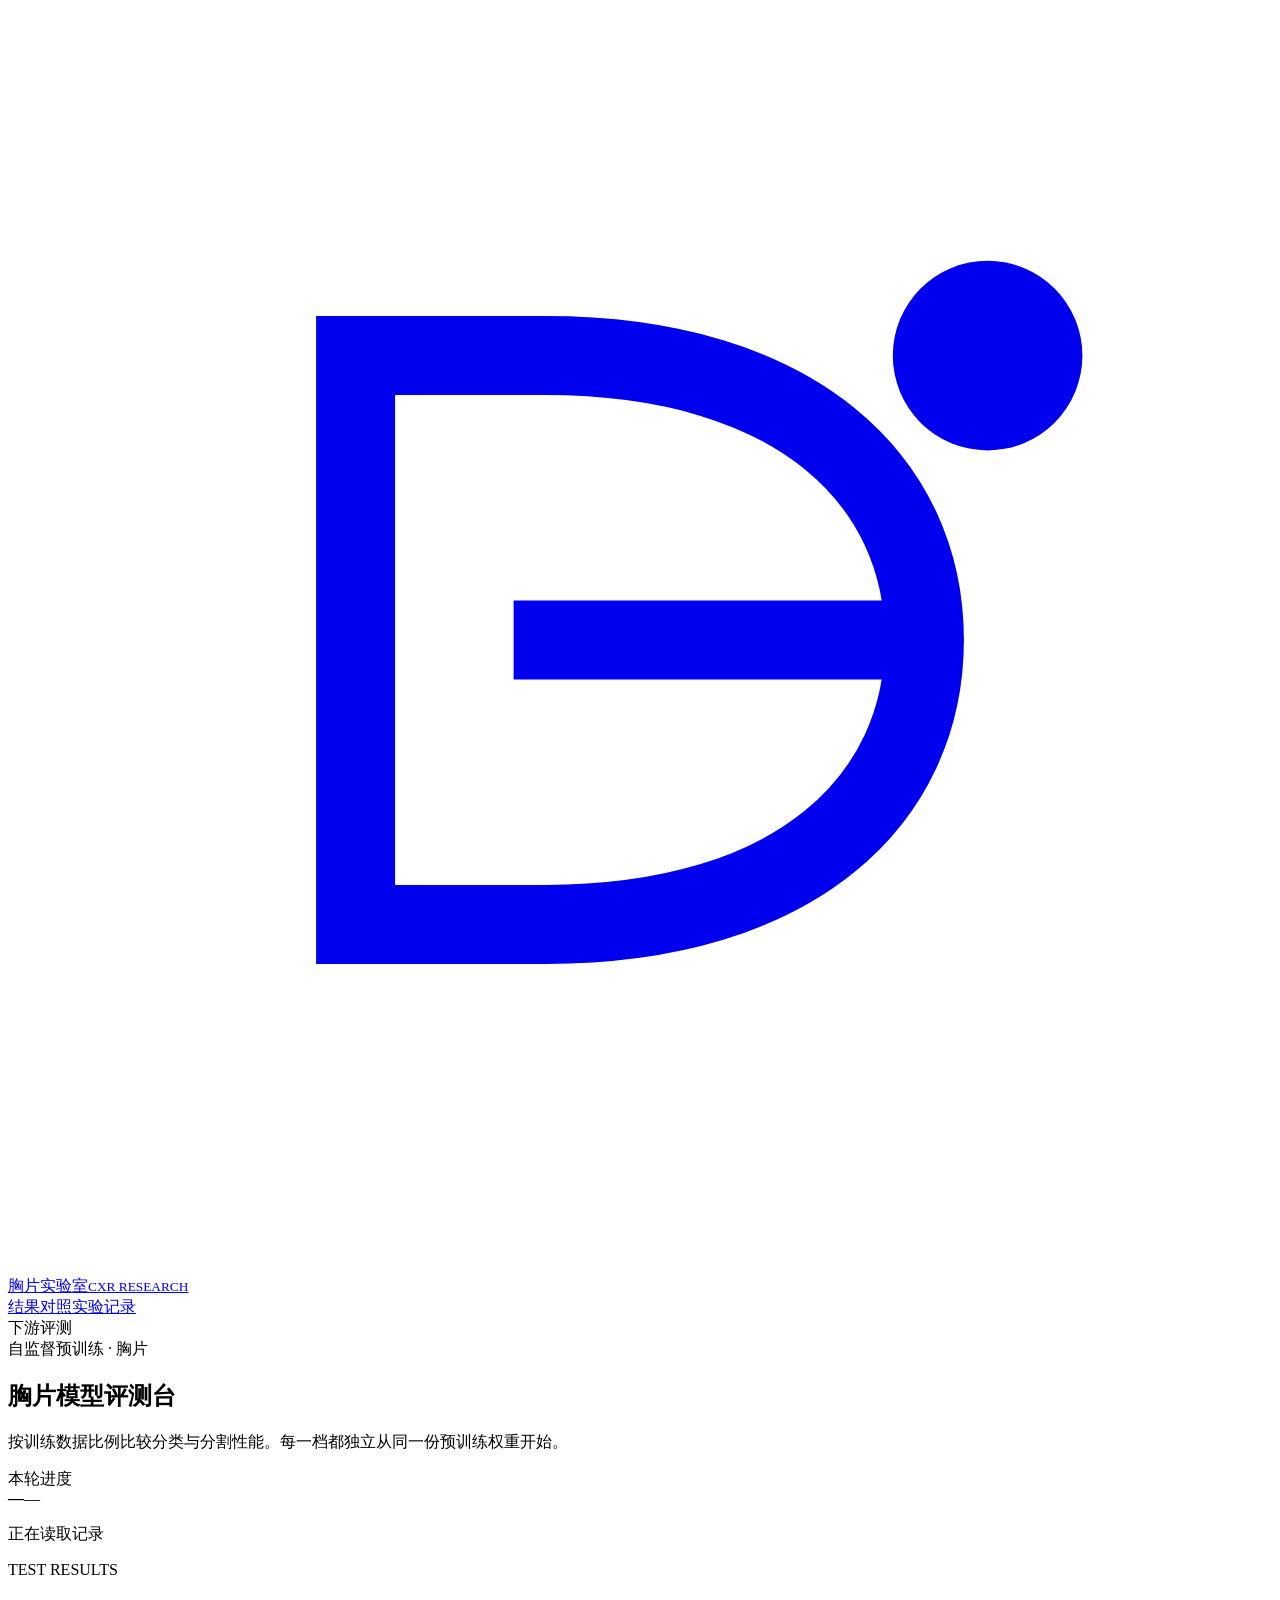
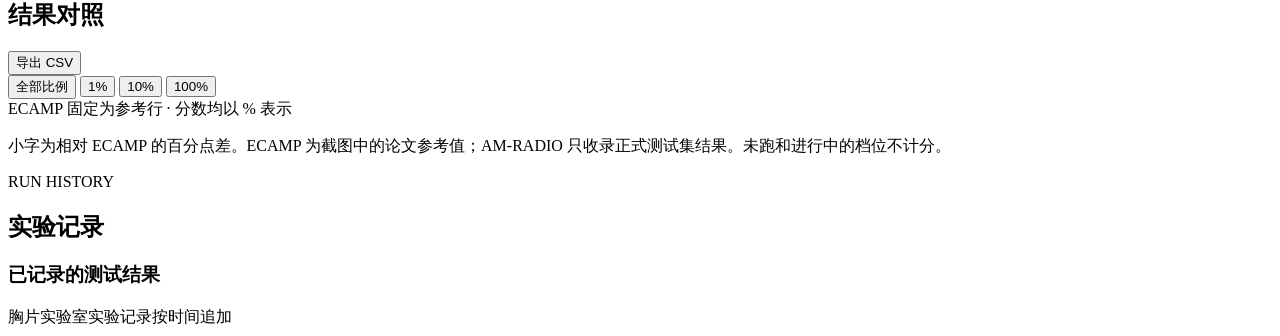
<file: src/index.html>
<!doctype html>
<html lang="zh-CN">
<head>
  <meta charset="utf-8">
  <meta name="viewport" content="width=device-width, initial-scale=1">
  <meta name="description" content="胸片自监督预训练模型的下游结果与评测记录。">
  <title>胸片模型评测台</title>
  <style>/*__STYLE__*/</style>
</head>
<body>
  <header class="masthead">
    <div class="shell mast-inner">
      <a href="#top" class="brand">
        <span class="mark" aria-hidden="true"><svg viewBox="0 0 40 40" fill="none"><path d="M11 29V11h6c8 0 12 4 12 9s-4 9-12 9h-6Z" stroke="currentColor" stroke-width="2.5"/><path d="M16 20h12" stroke="currentColor" stroke-width="2.5"/><circle cx="31" cy="11" r="3" fill="currentColor"/></svg></span>
        <span>胸片实验室<small>CXR RESEARCH</small></span>
      </a>
      <nav aria-label="页内导航"><a href="#results">结果对照</a><a href="#history">实验记录</a></nav>
      <span class="mast-label">下游评测</span>
    </div>
  </header>
  <main class="shell" id="top">
    <section class="hero" aria-labelledby="title">
      <div class="hero-content">
        <div class="eyebrow"><span></span> 自监督预训练 · 胸片</div>
        <h1 id="title">胸片模型评测台</h1>
        <p>按训练数据比例比较分类与分割性能。每一档都独立从同一份预训练权重开始。</p>
      </div>
      <aside class="focus" aria-label="当前模型评测进度">
        <span class="focus-label">本轮进度</span>
        <div class="focus-main"><strong id="current-name">—</strong><span id="progress-count">—</span></div>
        <div id="progress-bar" class="progress" aria-hidden="true"></div>
        <p id="last-updated">正在读取记录</p>
      </aside>
    </section>
    <section id="results" aria-labelledby="results-title">
      <div class="section-top">
        <div><div class="kicker">TEST RESULTS</div><h2 id="results-title">结果对照</h2></div>
        <button type="button" class="export" id="export">导出 CSV</button>
      </div>
      <div class="toolbar">
        <div class="filters" role="group" aria-label="训练数据比例">
          <button type="button" data-ratio="all" aria-pressed="true">全部比例</button>
          <button type="button" data-ratio="1" aria-pressed="false">1%</button>
          <button type="button" data-ratio="10" aria-pressed="false">10%</button>
          <button type="button" data-ratio="100" aria-pressed="false">100%</button>
        </div>
        <span class="legend"><i></i> ECAMP 固定为参考行 <span>·</span> 分数均以 % 表示</span>
      </div>
      <div id="boards"></div>
      <p class="footnote">小字为相对 ECAMP 的百分点差。ECAMP 为截图中的论文参考值；AM-RADIO 只收录正式测试集结果。未跑和进行中的档位不计分。</p>
    </section>
    <section id="history" aria-labelledby="history-title">
      <div class="section-top"><div><div class="kicker">RUN HISTORY</div><h2 id="history-title">实验记录</h2></div></div>
      <div class="timeline-grid">
        <div id="model-details" class="panel"></div>
        <div class="panel"><h3>已记录的测试结果</h3><ol id="timeline"></ol></div>
      </div>
    </section>
  </main>
  <footer class="shell site-foot"><span>胸片实验室</span><span>实验记录按时间追加</span></footer>
  <script type="application/json" id="benchmark-data">/*__DATA__*/</script>
  <script>/*__APP__*/</script>
</body>
</html>
</file>
